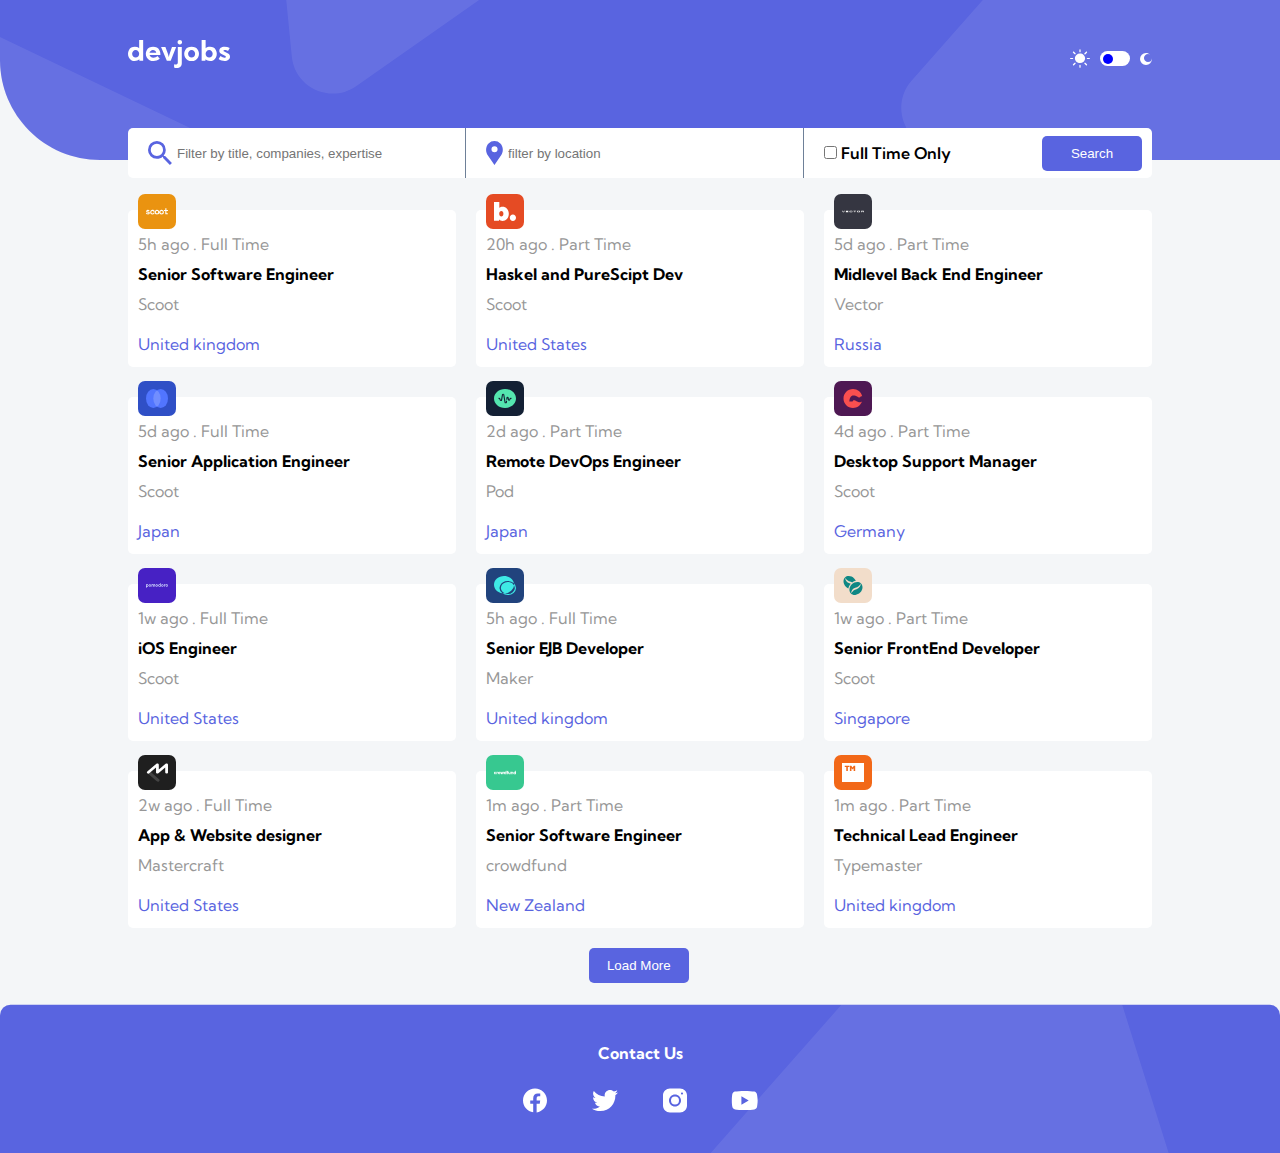
<file: starter-code/index.html>
<!DOCTYPE html>
<html lang="en">
  <head>
    <meta charset="UTF-8" />
    <meta http-equiv="X-UA-Compatible" content="IE=edge" />
    <meta name="viewport" content="width=device-width, initial-scale=1.0" />
    <link rel="stylesheet" href="style.css" />
    <title>Document</title>
  </head>
  <body>
    <div class="outer_most-wrapper">
      <header class="header">
        <div class="outer-wrapper">
          <div class="top-most">
            <img src="./assets/desktop/logo.svg" class="logo" />
            <div class="theme">
              <img src="./assets/desktop/icon-sun.svg" />
              <input type="checkbox" class="slider" id="theme-changer" />
              <label for="theme-changer" class="label"
                ><div class="ball"></div
              ></label>
              <img src="./assets/desktop/icon-moon.svg" />
            </div>
          </div>

          <form action="" method="get" class="form">
            <div class="wrapper">
              <img src="./assets/desktop/icon-search.svg" />
              <input
                type="text"
                placeholder="Filter by title, companies, expertise"
                class="filter-1 input"
              />
            </div>

            <div class="wrapper">
              <img src="./assets/desktop/icon-location.svg" />
              <input
                type="text"
                placeholder="filter by location"
                class="input filter-2"
              />
            </div>
            <div class="wrapper">
              <div>
                <input
                  type="checkbox"
                  id="time-span"
                  class="time-span"
                  style="border: none"
                />
                <label for="time-span" class="checkbox-label for-color">
                  Full Time Only</label
                >
              </div>

              <button class="btn search-btn">Search</button>
            </div>
          </form>
        </div>
      </header>
      <section class="jobs">
        <div class="job" data-id="1">
          <div class="job-log1">
            <img
              src="./assets/logos/scoot.svg"
              class="job_logo"
              style="background-color: hsl(36, 87%, 49%)"
            />
          </div>

          <p class="postage-time">5h ago . Full Time</p>
          <h4 class="job-name for-color">Senior Software Engineer</h4>
          <p class="company-name">Scoot</p>
          <p class="country-name">United kingdom</p>
        </div>
        <div class="job" data-id="2">
          <img
            src="./assets/logos/blogr.svg"
            class="job_logo"
            style="background-color: hsl(12, 79%, 52%)"
          />
          <p class="postage-time">20h ago . Part Time</p>
          <h4 class="job-name for-color">Haskel and PureScipt Dev</h4>
          <p class="company-name">Scoot</p>
          <p class="country-name">United States</p>
        </div>
        <div class="job" data-id="3">
          <img
            src="./assets/logos/vector.svg"
            class="job_logo"
            style="background-color: hsl(235, 10%, 23%)"
          />
          <p class="postage-time">5d ago . Part Time</p>
          <h4 class="job-name for-color">Midlevel Back End Engineer</h4>
          <p class="company-name">Vector</p>
          <p class="country-name">Russia</p>
        </div>
        <div class="job" data-id="4">
          <img
            src="./assets/logos/officelite.svg"
            class="job_logo"
            style="background-color: hsl(227, 62%, 48%)"
          />
          <p class="postage-time">5d ago . Full Time</p>
          <h4 class="job-name for-color">Senior Application Engineer</h4>
          <p class="company-name">Scoot</p>
          <p class="country-name">Japan</p>
        </div>
        <div class="job" data-id="5">
          <img
            src="./assets/logos/pod.svg"
            class="job_logo"
            style="background-color: hsl(216, 46%, 14%)"
          />
          <p class="postage-time">2d ago . Part Time</p>
          <h4 class="job-name for-color">Remote DevOps Engineer</h4>
          <p class="company-name">Pod</p>
          <p class="country-name">Japan</p>
        </div>
        <div class="job" data-id="6">
          <img
            src="./assets/logos/creative.svg"
            class="job_logo"
            style="background-color: hsl(295, 55%, 21%)"
          />
          <p class="postage-time">4d ago . Part Time</p>
          <h4 class="job-name for-color">Desktop Support Manager</h4>
          <p class="company-name">Scoot</p>
          <p class="country-name">Germany</p>
        </div>
        <div class="job" data-id="7">
          <img
            src="./assets/logos/pomodoro.svg"
            class="job_logo"
            style="background-color: hsl(254, 71%, 45%)"
          />
          <p class="postage-time">1w ago . Full Time</p>
          <h4 class="job-name for-color">iOS Engineer</h4>
          <p class="company-name">Scoot</p>
          <p class="country-name">United States</p>
        </div>
        <div class="job" data-id="8">
          <img
            src="./assets/logos/maker.svg"
            class="job_logo"
            style="background-color: hsl(218, 58%, 31%)"
          />
          <p class="postage-time">5h ago . Full Time</p>
          <h4 class="job-name for-color">Senior EJB Developer</h4>
          <p class="company-name">Maker</p>
          <p class="country-name">United kingdom</p>
        </div>
        <div class="job" data-id="9">
          <img
            src="./assets/logos/coffeeroasters.svg"
            class="job_logo"
            style="background-color: hsl(29, 60%, 87%)"
          />
          <p class="postage-time">1w ago . Part Time</p>
          <h4 class="job-name for-color">Senior FrontEnd Developer</h4>
          <p class="company-name">Scoot</p>
          <p class="country-name">Singapore</p>
        </div>
        <div class="job" data-id="10">
          <img
            src="./assets/logos/mastercraft.svg"
            class="job_logo"
            style="background-color: hsl(0, 0%, 12%)"
          />
          <p class="postage-time">2w ago . Full Time</p>
          <h4 class="job-name for-color">App & Website designer</h4>
          <p class="company-name">Mastercraft</p>
          <p class="country-name">United States</p>
        </div>
        <div class="job" data-id="11">
          <img
            src="./assets/logos/crowdfund.svg"
            class="job_logo"
            style="background-color: hsl(157, 57%, 50%)"
          />
          <p class="postage-time">1m ago . Part Time</p>
          <h4 class="job-name for-color">Senior Software Engineer</h4>
          <p class="company-name">crowdfund</p>
          <p class="country-name">New Zealand</p>
        </div>

        <div class="job" data-id="12">
          <img
            src="./assets/logos/typemaster.svg"
            class="job_logo"
            style="background-color: hsl(22, 89%, 52%)"
          />
          <p class="postage-time">1m ago . Part Time</p>
          <h4 class="job-name for-color">Technical Lead Engineer</h4>
          <p class="company-name">Typemaster</p>
          <p class="country-name">United kingdom</p>
        </div>

        <div class="job not-visible" data-id="13">
          <img
            src="./assets/logos/crowdfund.svg"
            class="job_logo"
            style="background-color: hsl(157, 57%, 50%)"
          />
          <p class="postage-time">1m ago . Full Time</p>
          <h4 class="job-name for-color">Front-end Developer</h4>
          <p class="company-name">Junior Full-Stack Developer</p>
          <p class="country-name">New Zealand</p>
        </div>
        <div class="job not-visible" data-id="14">
          <img
            src="./assets/logos/typemaster.svg"
            class="job_logo"
            style="background-color: hsl(22, 89%, 52%)"
          />
          <p class="postage-time">1m ago . Part Time</p>
          <h4 class="job-name for-color">Technical Lead Engineer</h4>
          <p class="company-name">Typemaster</p>
          <p class="country-name">United kingdom</p>
        </div>
        <div class="job not-visible" data-id="15">
          <img
            src="./assets/logos/blogr.svg"
            class="job_logo"
            style="background-color: hsl(12, 79%, 52%)"
          />
          <p class="postage-time">1m ago . Full Time</p>
          <h4 class="job-name for-color">Midweight Front-end developer</h4>
          <p class="company-name">Blogr</p>
          <p class="country-name">United States</p>
        </div>
      </section>
      <div class="btn-load"><button class="btn">Load More</button></div>
    </div>
    <footer class="page-footer" id="footer">
      <div class="footer-container">
        <h4>Contact Us</h4>
        <div class="icons-wrapper">
          <img src="./assets/logos/icons8-facebook.svg" alt="img" />
          <img src="./assets/logos/icons8-twitter.svg" alt="img" />
          <img src="./assets/logos/icons8-instagram.svg" alt="img" />
          <img src="./assets/logos/icons8-youtube.svg" alt="img" />
        </div>
      </div>
    </footer>

    <script type="text/javascript" src="data.json"></script>
    <script type="module" src="script.js"></script>
  </body>
</html>
</file>
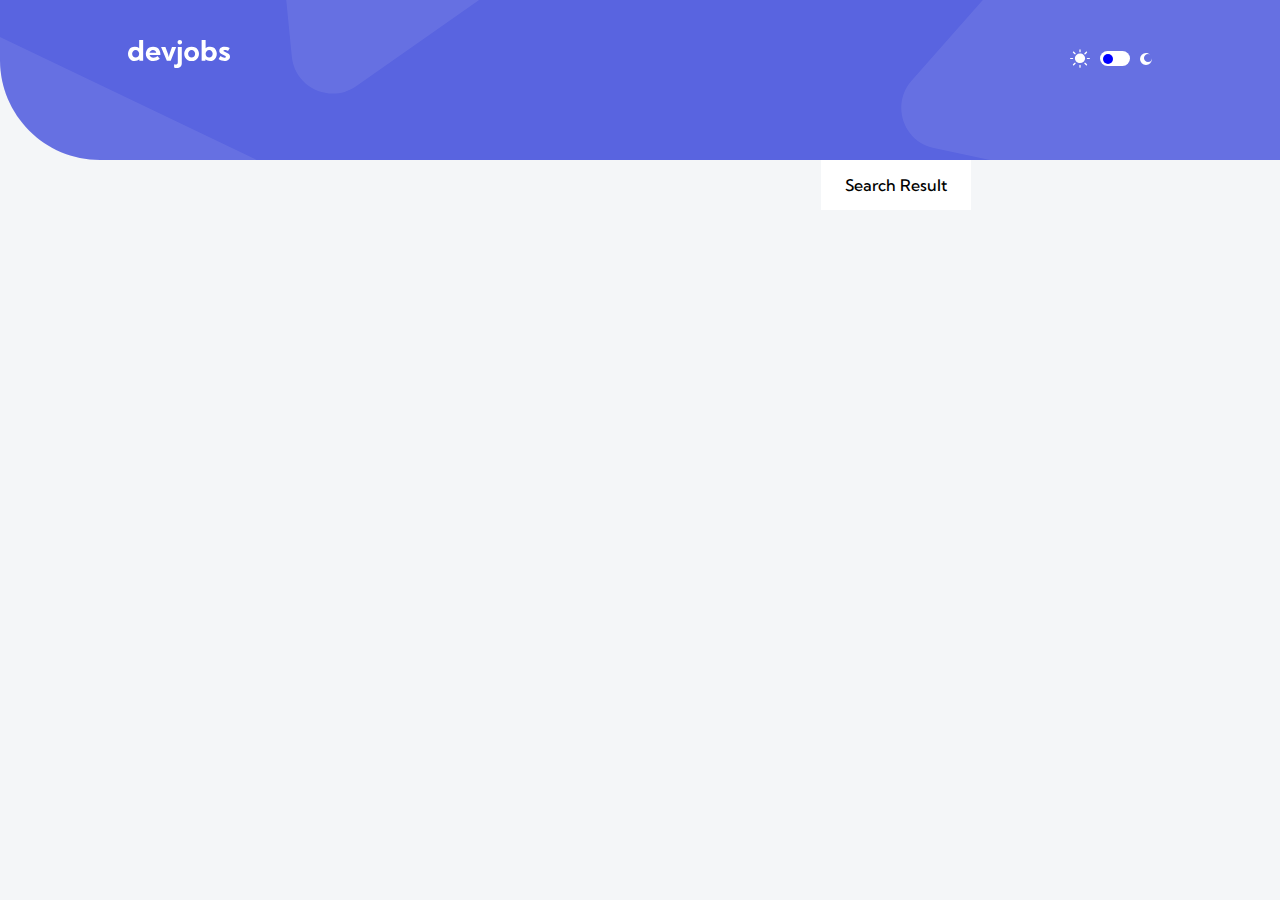
<file: starter-code/search-result.html>
<!DOCTYPE html>
<html lang="en">
  <head>
    <meta charset="UTF-8" />
    <meta http-equiv="X-UA-Compatible" content="IE=edge" />
    <meta name="viewport" content="width=device-width, initial-scale=1.0" />
    <link rel="stylesheet" href="style.css" />
    <style>
      .outer-most-wrapper {
        display: flex;
        flex-direction: column;
      }
      .results {
        display: flex;
        align-items: center;
        justify-content: center;

        width: 150px;
        background-color: #fff;
        min-height: 50px;
        align-self: center;
        justify-self: center;
        font-weight: 500;
        margin-left: 40%;
      }
      .jobs {
        margin-top: 50px;
        margin-bottom: 40px;
      }
    </style>
    <title>Document</title>
  </head>
  <body>
    <div class="outer_most-wrapper">
      <header class="header">
        <div class="outer-wrapper">
          <div class="top-most">
            <img src="./assets/desktop/logo.svg" class="logo" />
            <div class="theme">
              <img src="./assets/desktop/icon-sun.svg" />
              <input type="checkbox" class="slider" id="theme-changer" />
              <label for="theme-changer" class="label"
                ><div class="ball"></div
              ></label>
              <img src="./assets/desktop/icon-moon.svg" />
            </div>
          </div>
        </div>
      </header>
      <div class="results">Search Result</div>
      <section class="jobs"></section>
    </div>

    <script type="module" src="script-3.js"></script>
    <script type="module" src="script.js"></script>
    <script type="text/javascript" src="data.json"></script>
  </body>
</html>
</file>
<file: starter-code/style.css>
@import url("https://fonts.googleapis.com/css2?family=Kumbh+Sans:wght@100;200;300;400;500;600;700&display=swap");
:root {
  /* theme 1 */
  --main-background-color-1: rgb(244, 246, 248);
  --jobcard-background-color-1: rgb(255, 255, 255);
  --text-color-1: #000000;
  --company-site-button-1: rgb(147, 155, 244);

  /* theme 2 */
  --main-background-color-2: rgb(18, 23, 33);
  --jobcard-background-color-2: rgb(25, 32, 45);
  --text-color-2: rgb(255, 255, 255);
  --company-site-button-2: rgb(110, 128, 152);
}

* {
  box-sizing: border-box;
  margin: 0;
  padding: 0;
}

.header {
  background-image: url("./assets/desktop/bg-pattern-header.svg");
  background-repeat: no-repeat;
  /* background-size: 100% 400px; */
  position: relative;
  height: 160px;
}

body {
  background-color: rgba(244, 246, 248, 1);
  margin: 0;
  width: 100vw;
  height: 100vh;
  font-family: Kumbh Sans;
  line-height: 25px;
}

.slider {
  display: none;
}

.label {
  width: 30px;
  height: 15px;
  cursor: pointer;
  display: inline-block;
  background: #fff;
  border-radius: 50px;
  position: relative;
}

/* styling the general button */
.btn {
  background-color: rgba(89, 100, 224, 1);
  color: white;
  width: 100px;
  height: 35px;
  border-radius: 5px;
  cursor: pointer;
}

.btn:hover {
  background-color: rgba(147, 155, 244, 1);
}

/* creating the ball */
.ball {
  background-color: blue;
  height: 10px;
  width: 10px;
  border-radius: 50%;
  position: absolute;
  top: 2.5px;
  left: 2.5px;
  /* this doesnt really do anything */
  align-items: center;
  justify-content: center;
  animation: slideOff 0.3s linear forwards;
}

.ball:hover {
  background-color: rgba(147, 155, 244, 1);
}

.slider:checked + .label > .ball {
  animation: slideOn 0.3s linear forwards;
}
/* creating an animation for the ball to move back and forwards */
@keyframes slideOn {
  /* I just change the value of the x-coordinate */
  0% {
    transform: translateX(0) scale(1);
  }
  50% {
    transform: translateX(7.5px) scale(1.2); /*one quarter of the parent container width */
  }
  100% {
    transform: translateX(15px) scale(1); /*half the parent container width*/
  }
}

@keyframes slideOff {
  /* I just change the value of the x-coordinate */
  0% {
    transform: translateX(15px) scale(1);
  }
  50% {
    transform: translateX(7.5px) scale(1.2);
  }
  100% {
    transform: translateX(0px) scale(1);
  }
}
.outer-wrapper {
  display: flex;
}

.top-most {
  display: flex;
  justify-content: space-between;
  align-items: flex-end;
  width: 80%;
  margin-left: 10%;
}

.logo {
  width: 10%;
  margin-top: 40px;
  /* margin-left: 120 px; */
  cursor: pointer;
}

.theme {
  display: flex;
  justify-content: center;
  align-items: center;
  gap: 10px;
}

/* styling the form */
.form {
  display: flex;
  height: 50px;
  background-color: white;
  align-items: center;
  justify-content: space-between;
  gap: 20px;

  border-radius: 5px;
  width: 80%;
  position: absolute;
  top: 80%;
  left: 10%;
  font-family: Kumbh Sans;
  font-weight: 600;
}

.form > div {
  display: flex;
  gap: 5px;
  border: none;
  align-items: center;
  justify-content: center;
}

.form > div > input,
label,
button {
  border: none;
  border: 0;
  /* this makes a checkbox invisible */
  /* appearance: none; */
}

.wrapper {
  height: 100%;
  width: 70%;
  /* padding: 10px; */
  border: 5px solid red;
}

.wrapper:nth-child(1) {
  margin-left: 20px;
}

.wrapper:nth-child(3) {
  display: flex;
  justify-content: space-between;
  margin-right: 10px;
}
/* this for the inputs */

.wrapper > input[type="text"] {
  outline: none;
  width: 100%;
  height: 100%;
  border-right: 0.1px solid rgb(110, 128, 152);
  padding-right: 5px;
}

.time-span {
  border: none;
  accent-color: rgba(89, 100, 224, 1); /*changes the color of ......*/
}

/* hiding the span between the checkbox and its label */
.spacer {
  visibility: none;
}

.checkbox-label {
  margin-right: 60px;
}
/* 
.filter-1 {
  outline: none;
} */

/* styling the section */
.jobs {
  margin-top: 50px;
  display: grid;
  grid-template-columns: repeat(3, 1fr);
  width: 80%;
  align-items: center;
  justify-items: space-between;
  margin-left: 10%;
  column-gap: 20px;
  row-gap: 30px;
}

.job {
  background-color: white;
  /* border: 2px solid rgb(233, 228, 228); */
  width: 100%;
  /* height: 150px; */
  padding: 10px;
  position: relative;
  border-radius: 5px;
  cursor: pointer;
}

.job:hover {
  width: 102%;
  height: 105%;
}

.job_logo {
  background-color: "hsl(36, 87%, 49%)";
  border-radius: 7px;
  padding: 8px;
  width: 38px;
  height: 35px;
  position: absolute;
  top: -10%;
}

.postage-time {
  margin-top: 12px;
  color: rgba(151, 151, 151, 1);
}

.job-name {
  margin-top: 5px;
}

.company-name {
  margin-top: 5px;
  color: rgba(151, 151, 151, 1);
}

.country-name {
  margin-top: 15px;
  color: rgba(89, 100, 224, 1);
}

.btn-load {
  margin-top: 20px;
  margin-bottom: 20px;
  cursor: pointer;
  /* width: 100%; */
  align-items: center;
  justify-content: center;
  margin-left: 46%;
}

.not-visible {
  display: none;
}

.page-footer {
  background-image: url("./assets/desktop/bg-pattern-detail-footer.svg");
  background-repeat: no-repeat;
  background-size: 100%;
  height: 150px;
  margin-top: 20px;
}

/* styles for the job page */
.upper-wrapper {
  display: flex;
  align-items: center;
  justify-content: space-between;
  width: 80%;
  position: absolute;
  top: 90%;
  left: 10%;
}

.logo-img {
  background-color: hsl(36, 87%, 49%);
  height: 60px;
  width: 55px;
  padding: 10px;
}

.site-link {
  display: flex;
  align-items: center;
  justify-content: space-between;
  width: 100%;
  background-color: rgba(255, 255, 255, 1);
  height: 60px;
  padding: 20px;
}

.website-btn {
  background-color: ;
}

.job-info {
  margin-top: 65px;
  background-color: white;
  width: 80%;
  margin-left: 10%;
  padding: 20px;
}

.role {
  display: flex;
  justify-content: space-between;
  /* width: 80%; */
  background-color: white;
  align-items: center;
}

.job-description {
  margin-top: 10px;
}

.requirements {
  margin-top: 10px;
  margin-bottom: 10px;
}

.below-requirements {
  margin-bottom: 10px;
}

.list-of-requirements {
  padding: 10px 20px;
}

.footer {
  display: flex;
  padding: 20px;
  align-items: center;
  justify-content: space-between;
  background-color: #fff;
  width: 80%;
  margin-top: 20px;
  margin-left: 10%;
  margin-bottom: 40px;
}

/* changing the bulet color */
ul li {
  color: rgba(89, 100, 224, 1);
}

li > span {
  color: black;
  margin-left: 15px;
}

ol li {
  color: rgba(89, 100, 224, 1);
}

.things-to-do {
  padding: 10px 20px;
}

.forfont-color {
  /* color: rgba(110, 128, 152, 1); */
}

.page-footer {
  color: #fff;
  position: relative;
}

.footer-container {
  position: absolute;
  top: 50%;
  left: 50%;
  transform: translate(-50%, -50%);
}

.footer-container > h4 {
  text-align: center;
}

.icons-wrapper {
  margin-top: 20px;
  display: flex;
  gap: 40px;
}
.icons-wrapper > img {
  /* margin-left: 40px; */
  cursor: pointer;
}
.icons-wrapper:nth-child(1) {
  margin-left: 0;
}

/* styling the pop up */
.pop-up {
  height: 25px;
  width: 250px;
  background-color: lightcoral;
  line-height: 20px;
  border: 2px solid black;
  border-radius: 3px;
  position: absolute;
  top: 95px;
  left: 150px;
  color: #000;
}
</file>
